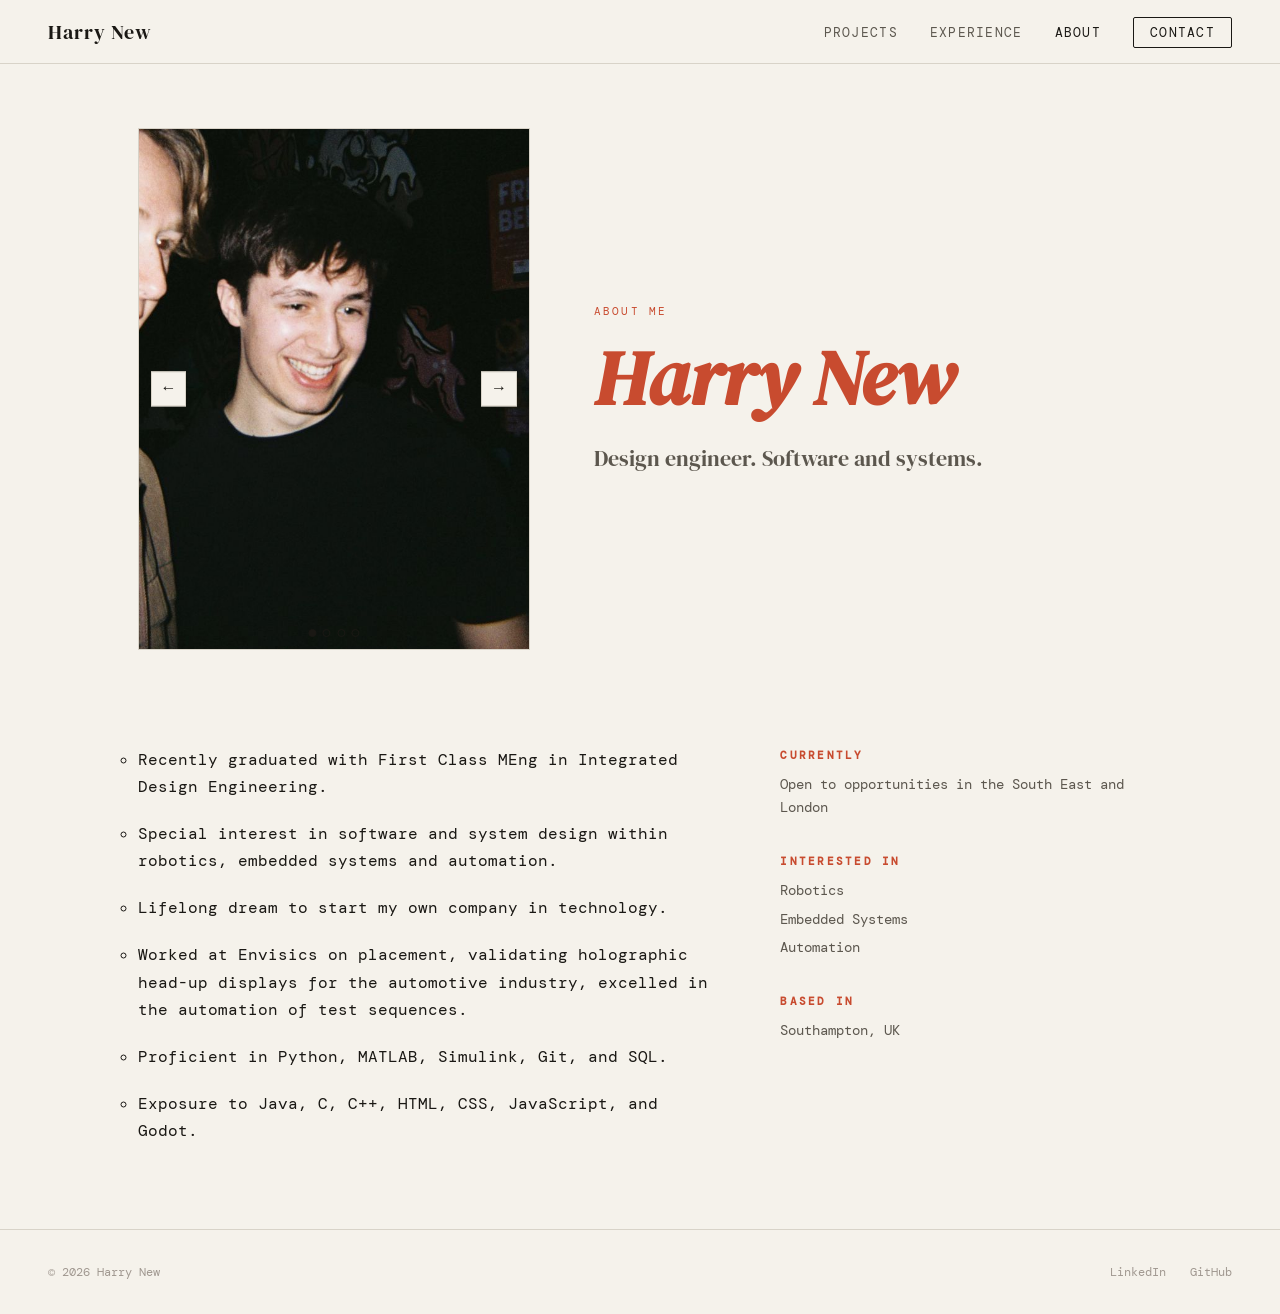
<file: about.html>
<!DOCTYPE html>
<html lang="en">
<head>
  <meta charset="UTF-8" />
  <meta name="viewport" content="width=device-width, initial-scale=1.0" />
  <title>About — Harry New</title>
  <link rel="stylesheet" href="css/style.css" />
  <link rel="preconnect" href="https://fonts.googleapis.com" />
  <link href="https://fonts.googleapis.com/css2?family=DM+Serif+Display:ital@0;1&family=DM+Mono:wght@300;400;500&display=swap" rel="stylesheet" />
  <link rel="icon" type="image/svg+xml" href="assets/favicon.svg" />
</head>
<body>

  <nav class="nav">
    <a href="index.html" class="nav-logo">Harry New</a>
    <ul class="nav-links">
      <li><a href="projects.html">Projects</a></li>
      <li><a href="experience.html">Experience</a></li>
      <li><a href="about.html" class="active">About</a></li>
      <li><a href="contact.html" class="nav-cta">Contact</a></li>
    </ul>
  </nav>

  <section class="about-hero">
    <div class="about-img-wrap">
      <div class="slideshow">
        <div class="slideshow-track">
          <!-- Replace these divs with <img src="assets/photo1.jpg" alt="..." /> etc. -->
          <img class="slide" src="assets/images/about/junos_casual_edit.png" alt="Dark portrait smiling">
          <img class="slide" src="assets/images/about/rover_trials.png" alt="Potrait at a design exhibition">
          <img class="slide" src="assets/images/about/hand_tracking.png" alt="Potrait as a child at a science day">
          <img class="slide" src="assets/images/about/pub.png" alt="Potrait at a design exhibition">
        </div>
        <div class="slideshow-dots">
          <button title="first-dot" class="dot active" data-index="0"></button>
          <button title="second-dot" class="dot" data-index="1"></button>
          <button title="third-dot" class="dot" data-index="2"></button>
          <button title="four-dot" class="dot" data-index="3"></button>
        </div>
        <button class="slide-btn prev" aria-label="Previous">&#8592;</button>
        <button class="slide-btn next" aria-label="Next">&#8594;</button>
      </div>
    </div>
    <div class="about-intro">
      <span class="section-label">About Me</span>
      <h1 class="page-title"><em>Harry New</em></h1>
      <p class="about-lead">
        Design engineer. Software and systems.
      </p>
    </div>
  </section>

  <section class="about-body">
    <div class="about-text">
        <ul class="about-bullets">
            <li>Recently graduated with First Class MEng in Integrated Design Engineering.</li>
            <li>Special interest in software and system design within robotics, embedded systems and automation.</li>
            <li>Lifelong dream to start my own company in technology.</li>
            <li>Worked at Envisics on placement, validating holographic head-up displays for the automotive industry, excelled in the automation of test sequences.</li>
            <li>Proficient in Python, MATLAB, Simulink, Git, and SQL.</li>
            <li>Exposure to Java, C, C++, HTML, CSS, JavaScript, and Godot.</li>
        </ul>
    </div>

    <div class="about-aside">
      <div class="aside-block">
        <h4>Currently</h4>
        <p>Open to opportunities in the South East and London</p>
      </div>
      <div class="aside-block">
        <h4>Interested in</h4>
        <ul>
          <li>Robotics</li>
          <li>Embedded Systems</li>
          <li>Automation</li>
        </ul>
      </div>
      <div class="aside-block">
        <h4>Based in</h4>
        <p>Southampton, UK</p>
      </div>
    </div>
  </section>

  <footer class="footer">
    <span>© 2026 Harry New</span>
    <div class="footer-links">
      <a href="https://www.linkedin.com/in/harry-new-02661025b/" target="_blank" rel="noopener noreferrer">LinkedIn</a>
      <a href="https://github.com/hnewey7" target="_blank" rel="noopener noreferrer">GitHub</a>
    </div>
  </footer>

  <script src="js/main.js"></script>
</body>
</html>
</file>
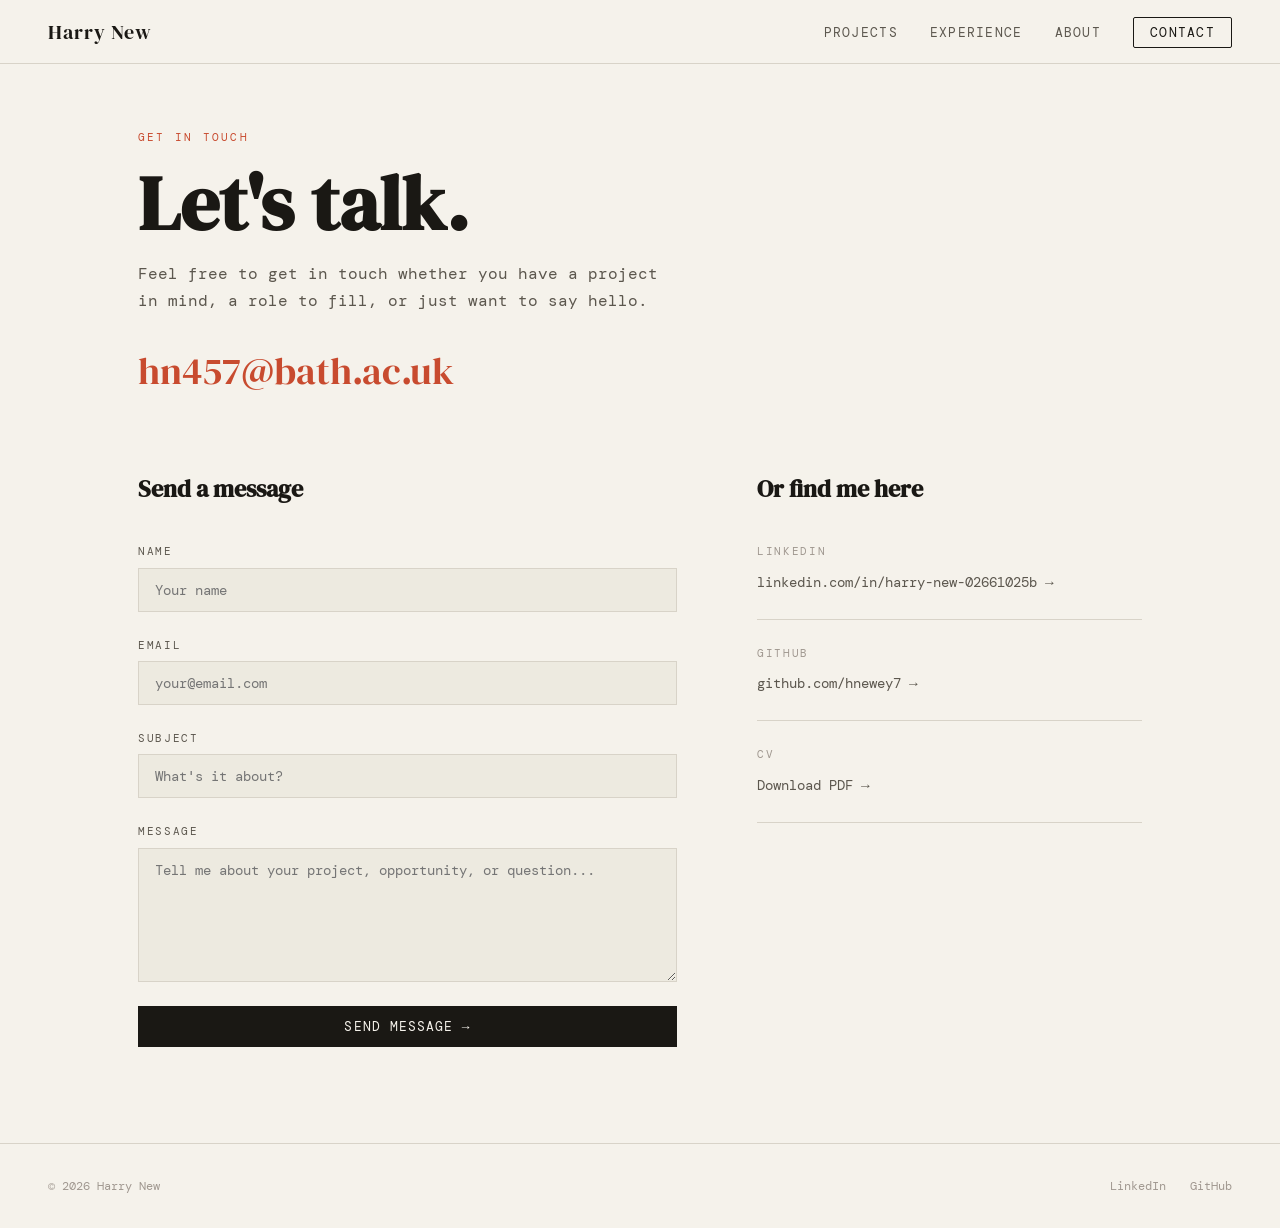
<file: contact.html>
<!DOCTYPE html>
<html lang="en">
<head>
  <meta charset="UTF-8" />
  <meta name="viewport" content="width=device-width, initial-scale=1.0" />
  <title>Contact — Your Name</title>
  <link rel="stylesheet" href="css/style.css" />
  <link rel="preconnect" href="https://fonts.googleapis.com" />
  <link href="https://fonts.googleapis.com/css2?family=DM+Serif+Display:ital@0;1&family=DM+Mono:wght@300;400;500&display=swap" rel="stylesheet" />
  <link rel="icon" type="image/svg+xml" href="assets/favicon.svg" />
</head>
<body>

  <nav class="nav">
    <a href="index.html" class="nav-logo">Harry New</a>
    <ul class="nav-links">
      <li><a href="projects.html">Projects</a></li>
      <li><a href="experience.html">Experience</a></li>
      <li><a href="about.html">About</a></li>
      <li><a href="contact.html" class="nav-cta active">Contact</a></li>
    </ul>
  </nav>

  <section class="contact-hero">
    <span class="section-label">Get in touch</span>
    <h1 class="page-title">Let's talk.</h1>
    <p class="page-sub">
      Feel free to get in touch whether you have a project in mind, a role to fill, or just want to say hello.
    </p>
    <a href="mailto:hn457@bath.ac.uk" class="contact-email">hn457@bath.ac.uk</a>
  </section>

  <section class="contact-body">

    <div class="contact-form-wrap">
      <h2>Send a message</h2>
      <!--
        For a static site, use a service like Formspree (formspree.io) or Netlify Forms.
        Replace the action URL below with your Formspree endpoint, e.g.:
        action="https://formspree.io/f/yourcode"
      -->
      <form class="contact-form" action="#" method="POST">
        <div class="form-group">
          <label for="name">Name</label>
          <input type="text" id="name" name="name" placeholder="Your name" required />
        </div>
        <div class="form-group">
          <label for="email">Email</label>
          <input type="email" id="email" name="email" placeholder="your@email.com" required />
        </div>
        <div class="form-group">
          <label for="subject">Subject</label>
          <input type="text" id="subject" name="subject" placeholder="What's it about?" />
        </div>
        <div class="form-group">
          <label for="message">Message</label>
          <textarea id="message" name="message" rows="6" placeholder="Tell me about your project, opportunity, or question..." required></textarea>
        </div>
        <button type="submit" class="btn-primary">Send Message →</button>
      </form>
    </div>

    <div class="contact-links-wrap">
      <h2>Or find me here</h2>
      <ul class="contact-links">
        <li>
          <span class="contact-link-label">LinkedIn</span>
          <a href="https://www.linkedin.com/in/harry-new-02661025b/" target="_blank" rel="noopener noreferrer">linkedin.com/in/harry-new-02661025b →</a>
        </li>
        <li>
          <span class="contact-link-label">GitHub</span>
          <a href="https://github.com/hnewey7" target="_blank" rel="noopener noreferrer">github.com/hnewey7 →</a>
        </li>
        <li>
          <span class="contact-link-label">CV</span>
          <a href="assets/New_Harry_CV_Bath_v8.pdf" target="_blank">Download PDF →</a>
        </li>
      </ul>
    </div>

  </section>

  <footer class="footer">
    <span>© 2026 Harry New</span>
    <div class="footer-links">
      <a href="https://www.linkedin.com/in/harry-new-02661025b/" target="_blank" rel="noopener noreferrer">LinkedIn</a>
      <a href="https://github.com/hnewey7" target="_blank" rel="noopener noreferrer">GitHub</a>
    </div>
  </footer>

  <script src="js/main.js"></script>
</body>
</html>
</file>
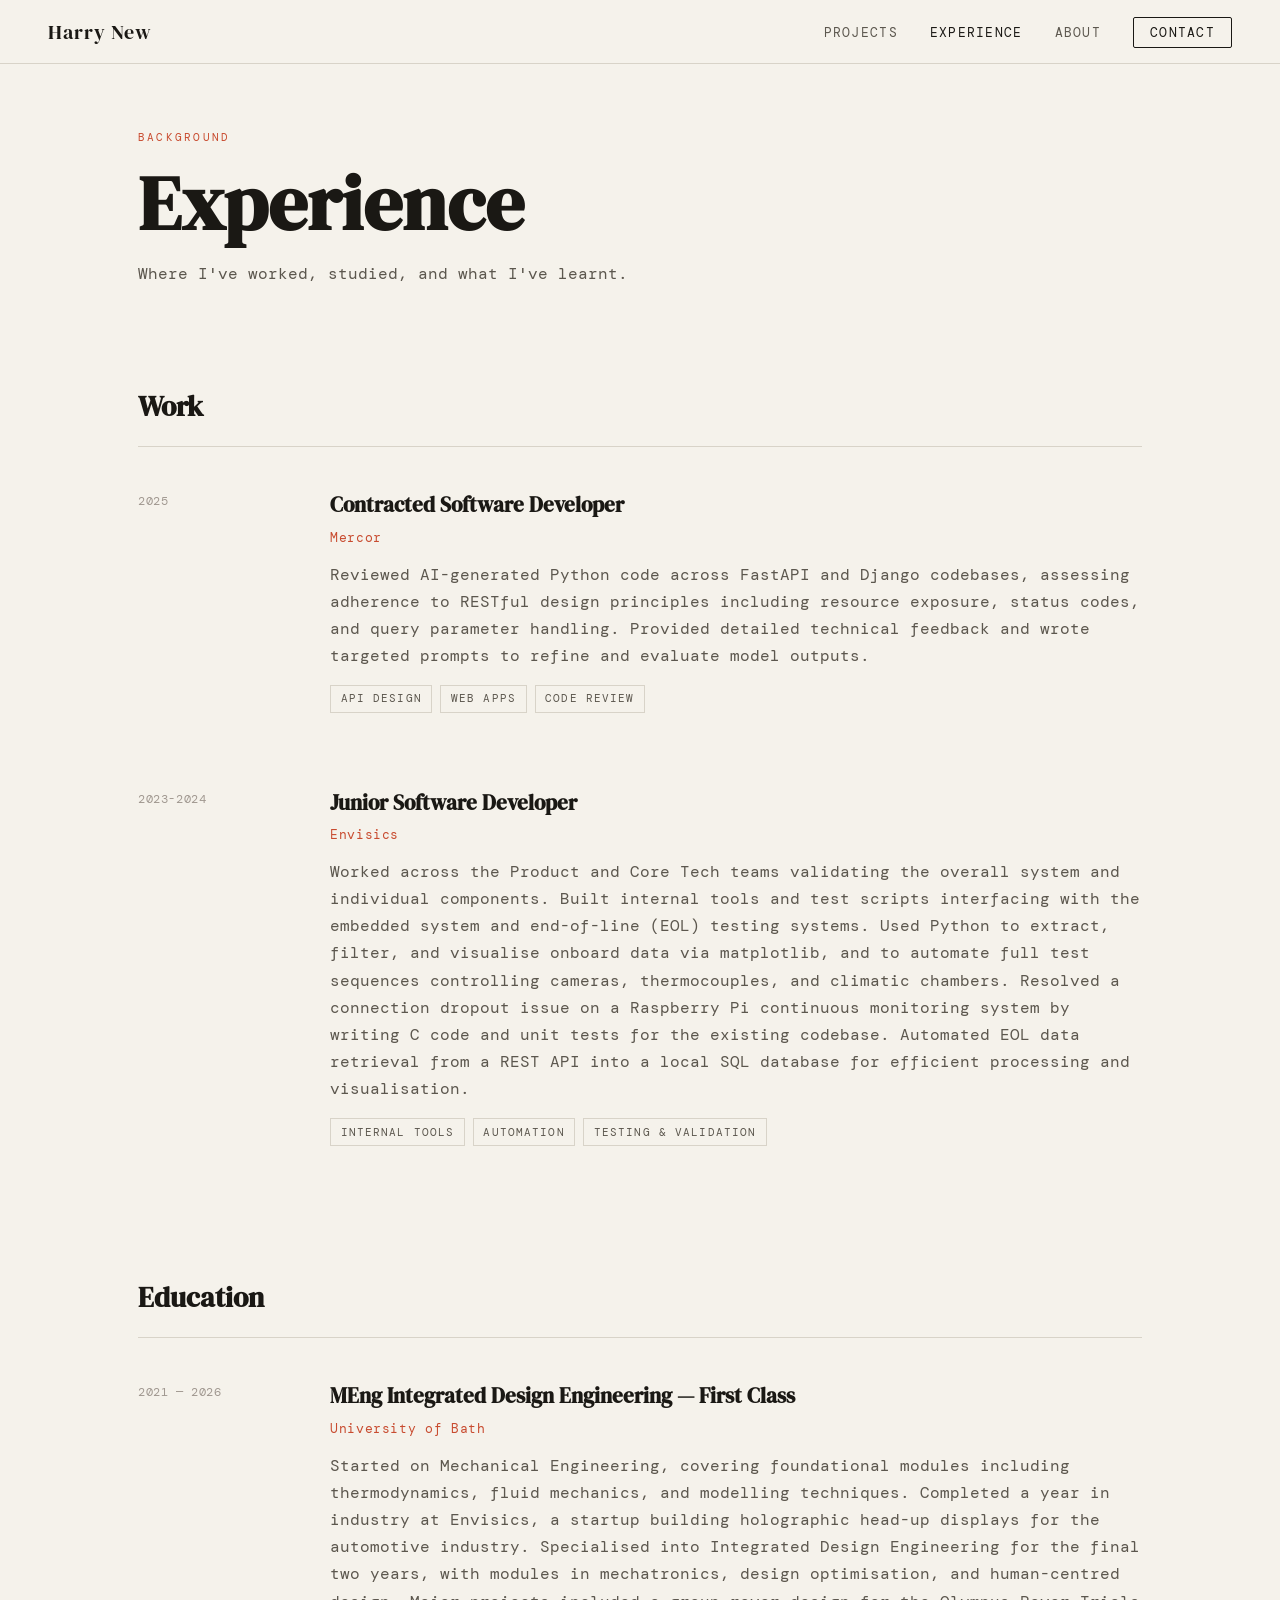
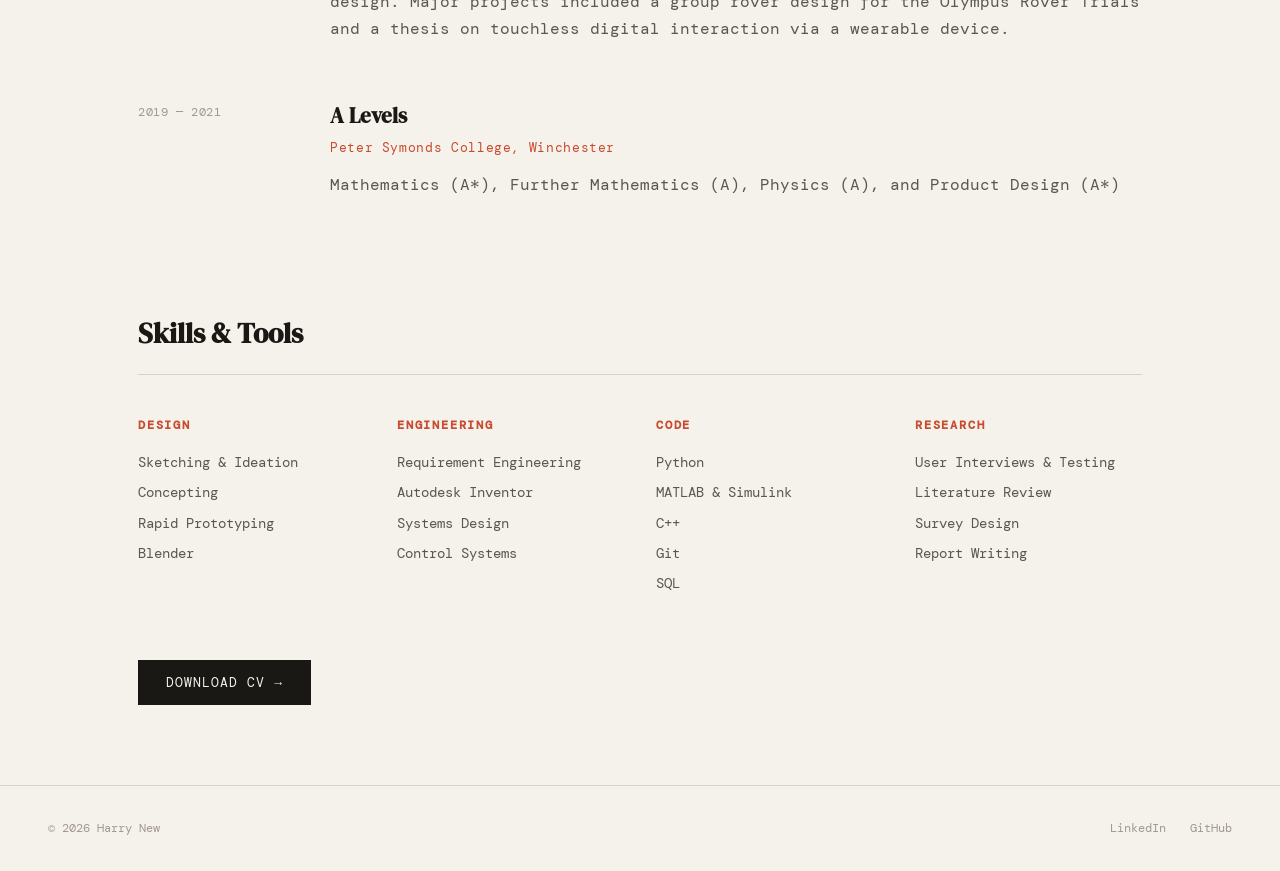
<file: experience.html>
<!DOCTYPE html>
<html lang="en">
<head>
  <meta charset="UTF-8" />
  <meta name="viewport" content="width=device-width, initial-scale=1.0" />
  <title>Experience — Harry New</title>
  <link rel="stylesheet" href="css/style.css" />
  <link rel="preconnect" href="https://fonts.googleapis.com" />
  <link href="https://fonts.googleapis.com/css2?family=DM+Serif+Display:ital@0;1&family=DM+Mono:wght@300;400;500&display=swap" rel="stylesheet" />
  <link rel="icon" type="image/svg+xml" href="assets/favicon.svg" />
</head>
<body>

  <nav class="nav">
    <a href="index.html" class="nav-logo">Harry New</a>
    <ul class="nav-links">
      <li><a href="projects.html">Projects</a></li>
      <li><a href="experience.html" class="active">Experience</a></li>
      <li><a href="about.html">About</a></li>
      <li><a href="contact.html" class="nav-cta">Contact</a></li>
    </ul>
  </nav>

  <header class="page-header">
    <span class="section-label">Background</span>
    <h1 class="page-title">Experience</h1>
    <p class="page-sub">Where I've worked, studied, and what I've learnt.</p>
  </header>

  <section class="experience-section">
    <h2 class="exp-group-title">Work</h2>

    <div class="timeline">

      <!-- Repeat this block for each role -->
      <div class="timeline-item">
        <div class="timeline-date">2025</div>
        <div class="timeline-content">
          <h3>Contracted Software Developer</h3>
          <span class="timeline-company">Mercor</span>
          <p>
            Reviewed AI-generated Python code across FastAPI and Django codebases, assessing adherence to RESTful design principles including resource exposure, status codes, and query parameter handling. Provided detailed technical feedback and wrote targeted prompts to refine and evaluate model outputs.
          </p>
          <ul class="project-skills">
            <li>API Design</li>
            <li>Web Apps</li>
            <li>Code Review</li>
          </ul>
        </div>
      </div>

      <div class="timeline-item">
        <div class="timeline-date">2023-2024</div>
        <div class="timeline-content">
          <h3>Junior Software Developer</h3>
          <span class="timeline-company">Envisics</span>
          <p>
            Worked across the Product and Core Tech teams validating the overall system and individual components. Built internal tools and test scripts interfacing with the embedded system and end-of-line (EOL) testing systems. Used Python to extract, filter, and visualise onboard data via matplotlib, and to automate full test sequences controlling cameras, thermocouples, and climatic chambers. Resolved a connection dropout issue on a Raspberry Pi continuous monitoring system by writing C code and unit tests for the existing codebase. Automated EOL data retrieval from a REST API into a local SQL database for efficient processing and visualisation.
          </p>
          <ul class="project-skills">
            <li>Internal Tools</li>
            <li>Automation</li>
            <li>Testing & Validation</li>
          </ul>
        </div>
      </div>

    </div>
  </section>

  <section class="experience-section">
    <h2 class="exp-group-title">Education</h2>

    <div class="timeline">

      <div class="timeline-item">
        <div class="timeline-date">2021 — 2026</div>
        <div class="timeline-content">
          <h3>MEng Integrated Design Engineering — First Class</h3>
          <span class="timeline-company">University of Bath</span>
          <p>
            Started on Mechanical Engineering, covering foundational modules including thermodynamics, fluid mechanics, and modelling techniques. Completed a year in industry at Envisics, a startup building holographic head-up displays for the automotive industry. Specialised into Integrated Design Engineering for the final two years, with modules in mechatronics, design optimisation, and human-centred design. Major projects included a group rover design for the Olympus Rover Trials and a thesis on touchless digital interaction via a wearable device.
          </p>
        </div>
      </div>

      <div class="timeline-item">
        <div class="timeline-date">2019 — 2021</div>
        <div class="timeline-content">
          <h3>A Levels</h3>
          <span class="timeline-company">Peter Symonds College, Winchester</span>
          <p>Mathematics (A*), Further Mathematics (A), Physics (A), and Product Design (A*)</p>
        </div>
      </div>

    </div>
  </section>

  <section class="skills-section">
    <h2 class="exp-group-title">Skills & Tools</h2>
    <div class="skills-grid">
      <div class="skills-group">
        <h4>Design</h4>
        <ul>
          <li>Sketching & Ideation</li>
          <li>Concepting</li>
          <li>Rapid Prototyping</li>
          <li>Blender</li>
        </ul>
      </div>
      <div class="skills-group">
        <h4>Engineering</h4>
        <ul>
          <li>Requirement Engineering</li>
          <li>Autodesk Inventor</li>
          <li>Systems Design</li>
          <li>Control Systems</li>
        </ul>
      </div>
      <div class="skills-group">
        <h4>Code</h4>
        <ul>
          <li>Python</li>
          <li>MATLAB & Simulink</li>
          <li>C++</li>
          <li>Git</li>
          <li>SQL</li>
        </ul>
      </div>
      <div class="skills-group">
        <h4>Research</h4>
        <ul>
          <li>User Interviews & Testing</li>
          <li>Literature Review</li>
          <li>Survey Design</li>
          <li>Report Writing</li>
        </ul>
      </div>
    </div>
  </section>

  <div class="cv-cta">
    <a href="assets/New_Harry_CV_Bath_v8.pdf" class="btn-primary" target="_blank">Download CV →</a>
  </div>

  <footer class="footer">
    <span>© 2026 Harry New</span>
    <div class="footer-links">
      <a href="https://www.linkedin.com/in/harry-new-02661025b/" target="_blank" rel="noopener noreferrer">LinkedIn</a>
      <a href="https://github.com/hnewey7" target="_blank" rel="noopener noreferrer">GitHub</a>
    </div>
  </footer>

  <script src="js/main.js"></script>
</body>
</html>
</file>
<file: css/style.css>
/* ============================================================
   PORTFOLIO — style.css
   Design: Editorial / refined with personality
   Fonts: DM Serif Display + DM Mono
   ============================================================ */

/* ── Variables ─────────────────────────────────────────────── */
:root {
  --bg:        #F5F2EB;
  --surface:   #EDEAE0;
  --ink:       #1A1814;
  --ink-mid:   #5C574E;
  --ink-faint: #A09890;
  --accent:    #C84B2F;
  --accent-2:  #2F6EC8;
  --border:    #D8D3C8;

  --font-serif: 'DM Serif Display', Georgia, serif;
  --font-mono:  'DM Mono', 'Courier New', monospace;

  --max-w: 1100px;
  --nav-h: 64px;
  --gap:   clamp(1.5rem, 4vw, 3rem);
}

/* ── Reset ──────────────────────────────────────────────────── */
*, *::before, *::after { box-sizing: border-box; margin: 0; padding: 0; }
html { scroll-behavior: smooth; }
body {
  background: var(--bg);
  color: var(--ink);
  font-family: var(--font-mono);
  font-size: clamp(14px, 1.5vw, 16px);
  line-height: 1.7;
  -webkit-font-smoothing: antialiased;
}
img { display: block; max-width: 100%; }
a { color: inherit; text-decoration: none; }
ul { list-style: none; }

/* ── Nav ────────────────────────────────────────────────────── */
.nav {
  position: fixed;
  top: 0; left: 0; right: 0;
  height: var(--nav-h);
  display: flex;
  align-items: center;
  justify-content: space-between;
  padding: 0 var(--gap);
  background: var(--bg);
  border-bottom: 1px solid var(--border);
  z-index: 100;
}
.nav-logo {
  font-family: var(--font-serif);
  font-size: 1.25rem;
  letter-spacing: 0.05em;
}
.nav-links {
  display: flex;
  align-items: center;
  gap: 2rem;
}
.nav-links a {
  font-size: 0.8rem;
  letter-spacing: 0.1em;
  text-transform: uppercase;
  color: var(--ink-mid);
  transition: color 0.2s;
}
.nav-links a:hover,
.nav-links a.active { color: var(--ink); }
.nav-cta {
  border: 1px solid var(--ink);
  padding: 0.4rem 1rem;
  border-radius: 2px;
  color: var(--ink) !important;
  transition: background 0.2s, color 0.2s !important;
}
.nav-cta:hover {
  background: var(--ink);
  color: var(--bg) !important;
}

/* ── Buttons ────────────────────────────────────────────────── */
.btn-primary {
  display: inline-block;
  background: var(--ink);
  color: var(--bg);
  padding: 0.75rem 1.75rem;
  font-family: var(--font-mono);
  font-size: 0.8rem;
  letter-spacing: 0.08em;
  text-transform: uppercase;
  border: none;
  cursor: pointer;
  transition: background 0.2s, transform 0.15s;
}
.btn-primary:hover { background: var(--accent); transform: translateY(-2px); }

.btn-ghost {
  display: inline-block;
  color: var(--ink);
  padding: 0.75rem 1.75rem;
  font-family: var(--font-mono);
  font-size: 0.8rem;
  letter-spacing: 0.08em;
  text-transform: uppercase;
  border: 1px solid var(--border);
  transition: border-color 0.2s;
}
.btn-ghost:hover { border-color: var(--ink); }

/* ── Shared labels ──────────────────────────────────────────── */
.section-label {
  display: block;
  font-size: 0.7rem;
  letter-spacing: 0.2em;
  text-transform: uppercase;
  color: var(--accent);
  margin-bottom: 1rem;
}

/* ── Placeholder images ─────────────────────────────────────── */
.placeholder {
  background: var(--surface);
  border: 1px dashed var(--border);
  width: 100%;
  aspect-ratio: 16 / 10;
}

/* ── Footer ─────────────────────────────────────────────────── */
.footer {
  display: flex;
  align-items: center;
  justify-content: space-between;
  padding: 2rem var(--gap);
  border-top: 1px solid var(--border);
  font-size: 0.75rem;
  color: var(--ink-faint);
}
.footer-links { display: flex; gap: 1.5rem; }
.footer-links a:hover { color: var(--ink); }

/* ============================================================
   HOME — index.html
   ============================================================ */

.hero {
  min-height: 100svh;
  display: flex;
  flex-direction: column;
  justify-content: center;
  padding: calc(var(--nav-h) + 4rem) var(--gap) 4rem;
  max-width: var(--max-w);
  margin: 0 auto;
}
.hero-label {
  font-size: 0.75rem;
  letter-spacing: 0.15em;
  text-transform: uppercase;
  color: var(--ink-faint);
  margin-bottom: 2rem;
}
.hero-title {
  font-family: var(--font-serif);
  font-size: clamp(3.5rem, 9vw, 8rem);
  line-height: 1;
  letter-spacing: -0.02em;
  margin-bottom: 2rem;
  display: flex;
  flex-direction: column;
  gap: 0.1em;
}
.hero-title .italic { font-style: italic; color: var(--accent); }
.hero-sub {
  font-size: clamp(0.9rem, 1.5vw, 1.1rem);
  color: var(--ink-mid);
  max-width: 46ch;
  margin-bottom: 2.5rem;
  line-height: 1.8;
}
.hero-actions { display: flex; gap: 1rem; flex-wrap: wrap; }
.hero-scroll-hint {
  position: absolute;
  bottom: 2rem;
  left: var(--gap);
  font-size: 0.7rem;
  letter-spacing: 0.2em;
  text-transform: uppercase;
  color: var(--ink-faint);
  writing-mode: vertical-rl;
  animation: scrollBounce 2s ease-in-out infinite;
}
@keyframes scrollBounce {
  0%, 100% { transform: translateY(0); }
  50%       { transform: translateY(6px); }
}

/* Reveal animations */
.reveal, .reveal-delay, .reveal-delay-2 {
  opacity: 0;
  transform: translateY(24px);
  animation: revealUp 0.8s cubic-bezier(0.16,1,0.3,1) forwards;
}
.reveal       { animation-delay: 0.1s; }
.reveal-delay { animation-delay: 0.3s; }
.reveal-delay-2 { animation-delay: 0.5s; }
@keyframes revealUp {
  to { opacity: 1; transform: translateY(0); }
}

/* Marquee strip */
.marquee-strip {
  border-top: 1px solid var(--border);
  border-bottom: 1px solid var(--border);
  overflow: hidden;
  padding: 1rem 0;
}
.marquee-track {
  display: flex;
  gap: 2rem;
  white-space: nowrap;
  animation: marquee 24s linear infinite;
  font-size: 0.75rem;
  letter-spacing: 0.15em;
  text-transform: uppercase;
  color: var(--ink-mid);
}
@keyframes marquee {
  from { transform: translateX(0); }
  to   { transform: translateX(-98.9%); }
}

/* Featured projects */
.featured {
  max-width: var(--max-w);
  margin: 0 auto;
  padding: 6rem var(--gap);
}
.section-header {
  display: flex;
  align-items: center;
  justify-content: space-between;
  margin-bottom: 3rem;
}
.section-link {
  font-size: 0.8rem;
  letter-spacing: 0.05em;
  color: var(--ink-mid);
  transition: color 0.2s;
}
.section-link:hover { color: var(--accent); }

.project-grid {
  display: grid;
  grid-template-columns: 1fr 1fr;
  grid-template-rows: auto auto;
  gap: 1.5rem;
}
.project-card {
  display: block;
  background: var(--surface);
  border: 1px solid var(--border);
  overflow: hidden;
  transition: transform 0.25s, box-shadow 0.25s;
}
.project-card:hover {
  transform: translateY(-4px);
  box-shadow: 0 12px 32px rgba(0,0,0,0.08);
}
.project-card.large { grid-column: 1 / -1; display: grid; grid-template-columns: 1.2fr 1fr; }
.project-card.large .project-card-img { aspect-ratio: 4/3; }
.project-card-img { aspect-ratio: 16/10; background: var(--border); }
.project-card-info { padding: 1.5rem; }
.project-tag {
  display: inline-block;
  font-size: 0.65rem;
  letter-spacing: 0.15em;
  text-transform: uppercase;
  color: var(--accent);
  margin-bottom: 0.75rem;
}
.project-meta {
  /* display: flex; */
  align-items: center;
  gap: 1rem;
  margin-bottom: 0.00rem;
}
.project-year { font-size: 0.75rem; color: var(--ink-faint); }
.project-card-info h3 {
  font-family: var(--font-serif);
  font-size: 1.4rem;
  margin-bottom: 0.5rem;
}
.project-card-info p { font-size: 0.85rem; color: var(--ink-mid); }

/* ============================================================
   PAGE HEADER (shared)
   ============================================================ */
.page-header {
  max-width: var(--max-w);
  margin: 0 auto;
  padding: calc(var(--nav-h) + 4rem) var(--gap) 3rem;
}
.page-title {
  font-family: var(--font-serif);
  font-size: clamp(2.5rem, 6vw, 5rem);
  line-height: 1.05;
  margin-bottom: 1rem;
}
.page-title em { font-style: italic; color: var(--accent); }
.page-sub { color: var(--ink-mid); max-width: 52ch; font-size: 1rem; }

/* ============================================================
   PROJECTS — projects.html
   ============================================================ */
.filter-bar {
  max-width: var(--max-w);
  margin: 0 auto;
  padding: 0 var(--gap) 2rem;
  display: flex;
  gap: 0.5rem;
  flex-wrap: wrap;
}
.filter-btn {
  background: none;
  border: 1px solid var(--border);
  padding: 0.4rem 1rem;
  font-family: var(--font-mono);
  font-size: 0.75rem;
  letter-spacing: 0.1em;
  text-transform: uppercase;
  cursor: pointer;
  color: var(--ink-mid);
  transition: all 0.2s;
}
.filter-btn:hover, .filter-btn.active {
  background: var(--ink);
  color: var(--bg);
  border-color: var(--ink);
}

.projects-list {
  max-width: var(--max-w);
  margin: 0 auto;
  padding: 0 var(--gap) 6rem;
  display: flex;
  flex-direction: column;
  gap: 4rem;
}
.project-item {
  display: grid;
  grid-template-columns: 1fr 1fr;
  gap: 3rem;
  align-items: start;
  padding-bottom: 4rem;
  border-bottom: 1px solid var(--border);
}
.project-item:nth-child(even) .project-item-img { order: 2; }
.project-item:nth-child(even) .project-item-content { order: 1; }
.project-item-img { aspect-ratio: 4/3; background: var(--surface); border: 1px solid var(--border); }
.project-item-content h2 {
  font-family: var(--font-serif);
  font-size: clamp(1.6rem, 3vw, 2.5rem);
  margin-bottom: 0.5rem;
}
.project-item-content p { color: var(--ink-mid); margin-bottom: 1.5rem; }
.project-skills {
  display: flex;
  flex-wrap: wrap;
  gap: 0.5rem;
  margin-bottom: 2rem;
}
.project-skills li {
  font-size: 0.7rem;
  letter-spacing: 0.1em;
  text-transform: uppercase;
  border: 1px solid var(--border);
  padding: 0.2rem 0.6rem;
  color: var(--ink-mid);
}

/* ============================================================
   CASE STUDY — projects/<slug>.html
   ============================================================ */
.case-study {
  max-width: var(--max-w);
  margin: 0 auto;
  padding: calc(var(--nav-h) + 4rem) var(--gap) 4rem;
}
.case-back {
  display: inline-block;
  font-size: 0.75rem;
  letter-spacing: 0.15em;
  text-transform: uppercase;
  color: var(--ink-mid);
  margin-bottom: 2rem;
  transition: color 0.2s;
}
.case-back:hover { color: var(--accent); }
.case-tag-line {
  display: flex;
  align-items: center;
  gap: 0.75rem;
  font-size: 0.7rem;
  letter-spacing: 0.2em;
  text-transform: uppercase;
  color: var(--accent);
  margin-bottom: 1rem;
}
.case-tag-line .dot-sep {
  width: 4px;
  height: 4px;
  border-radius: 50%;
  background: var(--ink-faint);
}
.case-tag-line .case-year { color: var(--ink-faint); }
.case-title {
  font-family: var(--font-serif);
  font-size: clamp(2.5rem, 6vw, 5rem);
  line-height: 1.05;
  margin-bottom: 1rem;
}
.case-lead {
  font-family: var(--font-serif);
  font-size: clamp(1.1rem, 2vw, 1.4rem);
  line-height: 1.5;
  color: var(--ink-mid);
  max-width: 60ch;
  margin-bottom: 3rem;
}
.case-hero-img {
  width: 100%;
  aspect-ratio: 16/9;
  object-fit: cover;
  background: var(--surface);
  border: 1px solid var(--border);
  margin-bottom: 4rem;
}

.case-meta {
  display: grid;
  grid-template-columns: 1fr 2fr;
  gap: 4rem;
  padding-bottom: 4rem;
  border-bottom: 1px solid var(--border);
  margin-bottom: 4rem;
}
.case-meta-sidebar { display: flex; flex-direction: column; gap: 2rem; }
.case-meta-block h4 {
  font-size: 0.7rem;
  letter-spacing: 0.2em;
  text-transform: uppercase;
  color: var(--accent);
  margin-bottom: 0.5rem;
}
.case-meta-block p,
.case-meta-block li {
  color: var(--ink-mid);
  font-size: 0.9rem;
}
.case-meta-block ul { display: flex; flex-direction: column; gap: 0.3rem; }
.case-meta-overview h2 {
  font-family: var(--font-serif);
  font-size: 1.75rem;
  margin-bottom: 1rem;
}
.case-meta-overview p {
  color: var(--ink-mid);
  font-size: 1rem;
  line-height: 1.9;
  margin-bottom: 1.25rem;
}

.case-sections {
  display: flex;
  flex-direction: column;
  gap: 4rem;
  margin-bottom: 4rem;
}
.case-section h2 {
  font-family: var(--font-serif);
  font-size: clamp(1.6rem, 3vw, 2.25rem);
  margin-bottom: 1.5rem;
}
.case-section p {
  color: var(--ink-mid);
  font-size: 1rem;
  line-height: 1.9;
  margin-bottom: 1.25rem;
  max-width: 68ch;
}

/* Section variant: text on the left, stacked media on the right */
.case-section--with-media {
  display: grid;
  grid-template-columns: minmax(0, 1.4fr) minmax(0, 1fr);
  gap: 3rem;
  align-items: center;
}
.case-section--with-media .case-section-body p { max-width: none; }

/* Variant: media on the left, text on the right, title above the media column */
.case-section--with-media.case-section--media-left {
  grid-template-columns: minmax(0, 1fr) minmax(0, 1.4fr);
  grid-template-areas:
    "title ."
    "media body";
  row-gap: 1.5rem;
}
.case-section--with-media.case-section--media-left > h2     { grid-area: title; margin-bottom: 0; }
.case-section--with-media.case-section--media-left .case-section-media { grid-area: media; }
.case-section--with-media.case-section--media-left .case-section-body  { grid-area: body; }

/* Variant: stacked media+text pairs, each pair centred together,
   with a single section title on the right above all pairs */
.case-section--media-pairs {
  display: grid;
  grid-template-columns: minmax(0, 1fr) minmax(0, 1.4fr);
  column-gap: 3rem;
  row-gap: 3rem;
}
.case-section--media-pairs > h2 {
  grid-column: 1;
  margin-bottom: 0;
}
.case-section-pair {
  grid-column: 1 / -1;
  display: grid;
  grid-template-columns: minmax(0, 1fr) minmax(0, 1.4fr);
  column-gap: 3rem;
  align-items: center;
}
/* Pair variant: image on the right, text on the left */
.case-section-pair--media-right {
  grid-template-columns: minmax(0, 1.4fr) minmax(0, 1fr);
}
.case-section-pair--media-right .case-section-body  { order: 1; }
.case-section-pair--media-right .case-section-media { order: 2; }
.case-section--media-pairs .case-section-body p { max-width: none; margin-bottom: 0; }

.case-section-media {
  display: flex;
  flex-direction: column;
  gap: 1rem;

}
.case-section-media img,
.case-section-media video,
.case-section-media .placeholder {
  width: auto;
  height: auto;
  aspect-ratio: 4 / 3;
  object-fit: cover;
  border: 1px solid var(--border);
  image-rendering: auto;
  transform: translateZ(0);
  backface-visibility: hidden;
  /* mix-blend-mode: multiply; */
}

/* Video placeholder variant — sits in any .placeholder slot */
.placeholder--video {
  display: flex;
  align-items: center;
  justify-content: center;
  font-family: var(--font-mono);
  font-size: 0.75rem;
  letter-spacing: 0.2em;
  text-transform: uppercase;
  color: var(--ink-faint);
}

.case-gallery {
  margin-bottom: 4rem;
}
.case-gallery h2 {
  font-family: var(--font-serif);
  font-size: 1.5rem;
  margin-bottom: 1.5rem;
}
.case-gallery-grid {
  display: grid;
  grid-template-columns: repeat(auto-fit, minmax(260px, 1fr));
  gap: 1rem;
}
.case-gallery-grid img,
.case-gallery-grid .placeholder {
  aspect-ratio: 4/3;
  object-fit: cover;
  border: 1px solid var(--border);
}

.case-nav {
  display: flex;
  justify-content: space-between;
  align-items: center;
  padding-top: 3rem;
  border-top: 1px solid var(--border);
  font-size: 0.8rem;
  letter-spacing: 0.1em;
  text-transform: uppercase;
}
.case-nav a {
  color: var(--ink-mid);
  transition: color 0.2s;
}
.case-nav a:hover { color: var(--accent); }
.case-nav .disabled {
  color: var(--ink-faint);
  cursor: not-allowed;
  opacity: 0.5;
}

/* ============================================================
   EXPERIENCE — experience.html
   ============================================================ */
.experience-section {
  max-width: var(--max-w);
  margin: 0 auto;
  padding: 3rem var(--gap);
}
.exp-group-title {
  font-family: var(--font-serif);
  font-size: 1.75rem;
  margin-bottom: 2.5rem;
  padding-bottom: 1rem;
  border-bottom: 1px solid var(--border);
}
.timeline { display: flex; flex-direction: column; gap: 2.5rem; }
.timeline-item {
  display: grid;
  grid-template-columns: 160px 1fr;
  gap: 2rem;
}
.timeline-date {
  font-size: 0.75rem;
  letter-spacing: 0.05em;
  color: var(--ink-faint);
  padding-top: 0.25rem;
}
.timeline-content h3 {
  font-family: var(--font-serif);
  font-size: 1.3rem;
  margin-bottom: 0.25rem;
}
.timeline-company {
  display: block;
  font-size: 0.8rem;
  color: var(--accent);
  letter-spacing: 0.05em;
  margin-bottom: 0.75rem;
}
.timeline-content p { color: var(--ink-mid); margin-bottom: 1rem; }

.skills-section {
  max-width: var(--max-w);
  margin: 0 auto;
  padding: 3rem var(--gap) 2rem;
}
.skills-grid {
  display: grid;
  grid-template-columns: repeat(auto-fit, minmax(180px, 1fr));
  gap: 2rem;
}
.skills-group h4 {
  font-size: 0.75rem;
  letter-spacing: 0.15em;
  text-transform: uppercase;
  color: var(--accent);
  margin-bottom: 1rem;
}
.skills-group ul { display: flex; flex-direction: column; gap: 0.4rem; }
.skills-group li { font-size: 0.875rem; color: var(--ink-mid); }

.cv-cta {
  max-width: var(--max-w);
  margin: 0 auto;
  padding: 2rem var(--gap) 5rem;
}

/* ============================================================
   ABOUT — about.html
   ============================================================ */
.about-hero {
  max-width: var(--max-w);
  margin: 0 auto;
  padding: calc(var(--nav-h) + 4rem) var(--gap) 4rem;
  display: grid;
  grid-template-columns: 1fr 1.4fr;
  gap: 4rem;
  align-items: center;
}
.about-img {
  width: 100%;
  aspect-ratio: 3/4;
  object-fit: cover;
  border: 1px solid var(--border);
}
.about-intro .page-title { margin-top: 1rem; }
.about-lead {
  font-family: var(--font-serif);
  font-size: clamp(1.1rem, 2vw, 1.4rem);
  line-height: 1.5;
  color: var(--ink-mid);
  margin-top: 1.5rem;
}
.about-body {
  max-width: var(--max-w);
  margin: 0 auto;
  padding: 2rem var(--gap) 4rem;
  display: grid;
  grid-template-columns: 1.6fr 1fr;
  gap: 4rem;
}
.about-text p {
  color: var(--ink-mid);
  margin-bottom: 1.25rem;
  font-size: 1rem;
  line-height: 1.9;
}
.about-aside { display: flex; flex-direction: column; gap: 2rem; }
.aside-block h4 {
  font-size: 0.7rem;
  letter-spacing: 0.2em;
  text-transform: uppercase;
  color: var(--accent);
  margin-bottom: 0.5rem;
}
.aside-block p, .aside-block li { color: var(--ink-mid); font-size: 0.875rem; }
.aside-block ul { display: flex; flex-direction: column; gap: 0.3rem; }

.about-bullets > li {
  margin-bottom: 20px;
  list-style: circle; 
}

.values-section {
  max-width: var(--max-w);
  margin: 0 auto;
  padding: 3rem var(--gap) 5rem;
}
.values-grid {
  display: grid;
  grid-template-columns: repeat(auto-fit, minmax(220px, 1fr));
  gap: 2rem;
  margin-top: 0.5rem;
}
.value-card {
  padding: 2rem;
  border: 1px solid var(--border);
  background: var(--surface);
  transition: transform 0.2s;
}
.value-card:hover { transform: translateY(-3px); }
.value-number {
  display: block;
  font-size: 0.7rem;
  letter-spacing: 0.2em;
  color: var(--accent);
  margin-bottom: 1rem;
}
.value-card h3 {
  font-family: var(--font-serif);
  font-size: 1.2rem;
  margin-bottom: 0.75rem;
}
.value-card p { font-size: 0.85rem; color: var(--ink-mid); line-height: 1.7; }

.slideshow {
  position: relative;
  width: 100%;
  overflow: hidden;
  border: 1px solid var(--border);
}
.slideshow-track {
  display: flex;
  transition: transform 0.5s cubic-bezier(0.4, 0, 0.2, 1);
}
.slide {
  min-width: 100%;
  aspect-ratio: 3/4;
  object-fit: cover;
  flex-shrink: 0;
}
.slide-btn {
  position: absolute;
  top: 50%;
  transform: translateY(-50%);
  background: var(--bg);
  border: 1px solid var(--border);
  color: var(--ink);
  width: 2.2rem;
  height: 2.2rem;
  font-size: 1rem;
  cursor: pointer;
  display: flex;
  align-items: center;
  justify-content: center;
  transition: background 0.2s, color 0.2s;
  z-index: 2;
}
.slide-btn:hover { background: var(--ink); color: var(--bg); }
.slide-btn.prev { left: 0.75rem; }
.slide-btn.next { right: 0.75rem; }
.slideshow-dots {
  position: absolute;
  bottom: 0.75rem;
  left: 50%;
  transform: translateX(-50%);
  display: flex;
  gap: 0.4rem;
  z-index: 2;
}
.dot {
  width: 0.5rem;
  height: 0.5rem;
  border-radius: 50%;
  border: 1px solid var(--ink);
  background: transparent;
  cursor: pointer;
  padding: 0;
  transition: background 0.2s;
}
.dot.active { background: var(--ink); }

/* ============================================================
   CONTACT — contact.html
   ============================================================ */
.contact-hero {
  max-width: var(--max-w);
  margin: 0 auto;
  padding: calc(var(--nav-h) + 4rem) var(--gap) 4rem;
}
.contact-email {
  display: inline-block;
  font-family: var(--font-serif);
  font-size: clamp(1.5rem, 3vw, 2.5rem);
  color: var(--accent);
  margin-top: 1.5rem;
  border-bottom: 2px solid transparent;
  transition: border-color 0.2s;
}
.contact-email:hover { border-color: var(--accent); }

.contact-body {
  max-width: var(--max-w);
  margin: 0 auto;
  padding: 0 var(--gap) 6rem;
  display: grid;
  grid-template-columns: 1.4fr 1fr;
  gap: 5rem;
}
.contact-body h2 {
  font-family: var(--font-serif);
  font-size: 1.5rem;
  margin-bottom: 2rem;
}
.contact-form { display: flex; flex-direction: column; gap: 1.5rem; }
.form-group { display: flex; flex-direction: column; gap: 0.4rem; }
.form-group label {
  font-size: 0.7rem;
  letter-spacing: 0.15em;
  text-transform: uppercase;
  color: var(--ink-mid);
}
.form-group input,
.form-group textarea {
  background: var(--surface);
  border: 1px solid var(--border);
  padding: 0.75rem 1rem;
  font-family: var(--font-mono);
  font-size: 0.875rem;
  color: var(--ink);
  transition: border-color 0.2s;
  resize: vertical;
  outline: none;
  width: 100%;
}
.form-group input:focus,
.form-group textarea:focus { border-color: var(--ink); }

.contact-links { display: flex; flex-direction: column; gap: 1.5rem; }
.contact-links li { padding-bottom: 1.5rem; border-bottom: 1px solid var(--border); }
.contact-link-label {
  display: block;
  font-size: 0.7rem;
  letter-spacing: 0.15em;
  text-transform: uppercase;
  color: var(--ink-faint);
  margin-bottom: 0.4rem;
}
.contact-links a {
  font-size: 0.9rem;
  color: var(--ink-mid);
  transition: color 0.2s;
}
.contact-links a:hover { color: var(--accent); }

/* ============================================================
   SCROLL REVEAL (shared)
   ============================================================ */
.js-reveal {
  opacity: 0;
  transform: translateY(20px);
  transition: opacity 0.7s ease, transform 0.7s ease;
}
.js-reveal.visible {
  opacity: 1;
  transform: translateY(0);
}

/* ============================================================
   RESPONSIVE
   ============================================================ */
@media (max-width: 768px) {
  .project-card.large { grid-template-columns: 1fr; }
  .project-grid { grid-template-columns: 1fr; }
  .project-item { grid-template-columns: 1fr; }
  .project-item:nth-child(even) .project-item-img,
  .project-item:nth-child(even) .project-item-content { order: unset; }
  .about-hero { grid-template-columns: 1fr; }
  .about-body { grid-template-columns: 1fr; }
  .contact-body { grid-template-columns: 1fr; }
  .timeline-item { grid-template-columns: 1fr; gap: 0.5rem; }
  .nav-links { gap: 1rem; }
  .case-meta { grid-template-columns: 1fr; gap: 2.5rem; }
  .case-section--with-media { grid-template-columns: 1fr; gap: 2rem; }
  .case-section--with-media.case-section--media-left {
    grid-template-columns: 1fr;
    grid-template-areas:
      "title"
      "media"
      "body";
  }
  .case-section--media-pairs { grid-template-columns: 1fr; row-gap: 2rem; }
  .case-section-pair { grid-template-columns: 1fr; row-gap: 1.5rem; }
  .case-section-pair--media-right .case-section-body,
  .case-section-pair--media-right .case-section-media { order: unset; }
}
</file>
